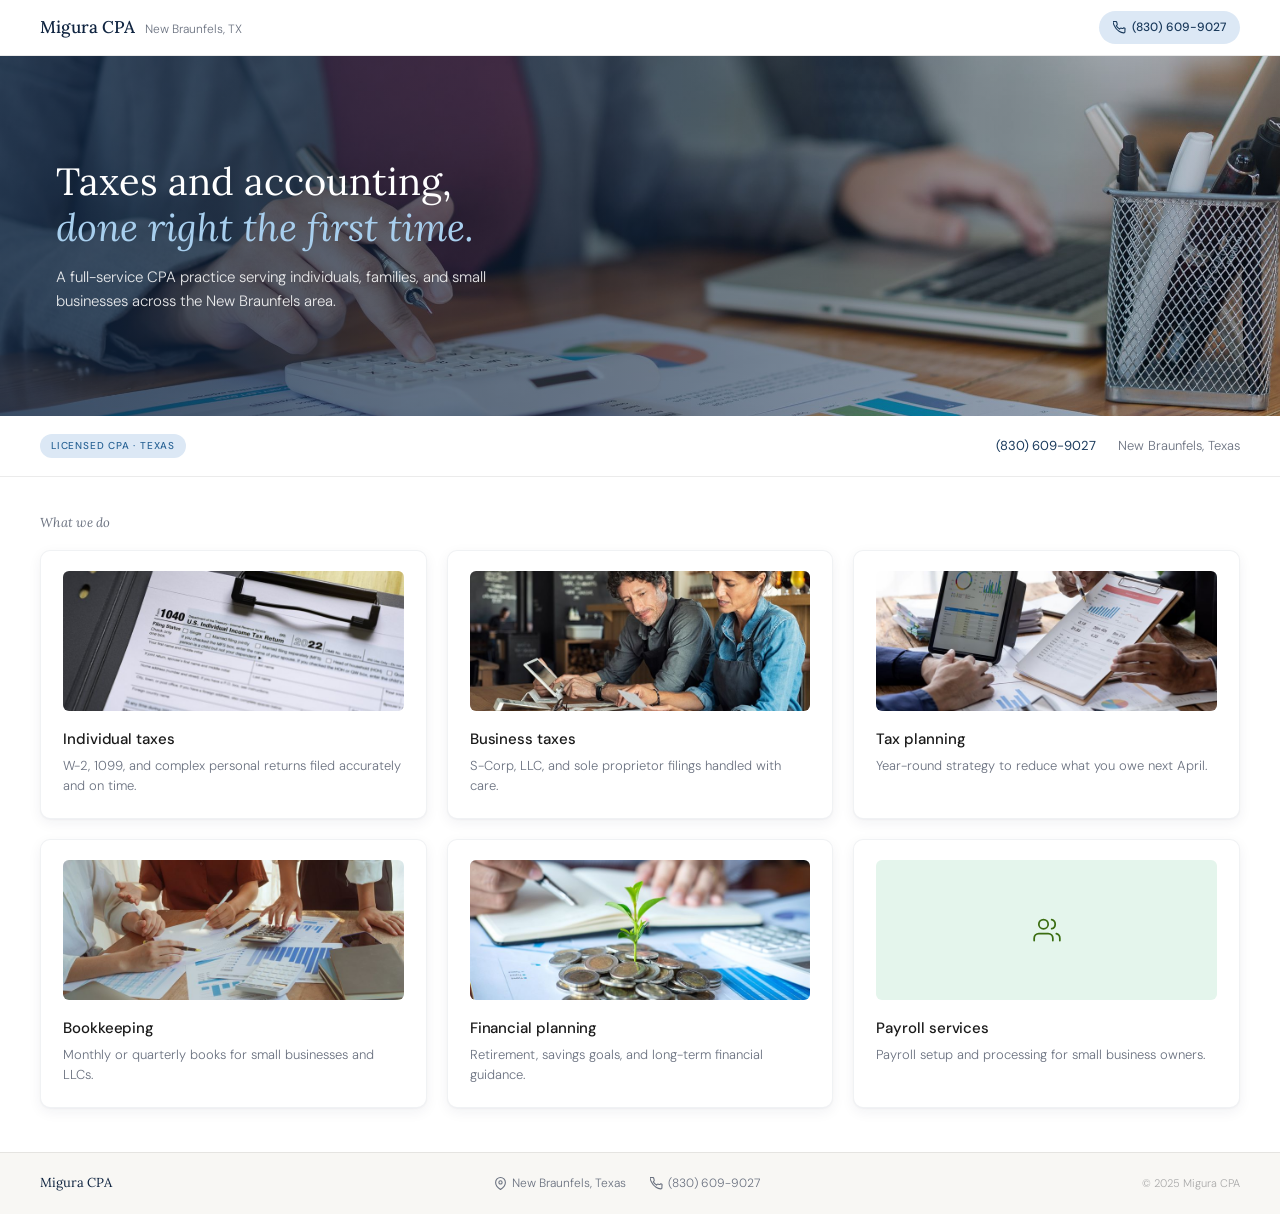
<file: index.html>
<!DOCTYPE html>
<html lang="en">
<head>
<meta charset="UTF-8">
<meta name="viewport" content="width=device-width, initial-scale=1.0">
<title>Migura CPA — New Braunfels, TX</title>
<meta name="description" content="Migura CPA — a full-service certified public accounting practice in New Braunfels, Texas. Individual and business taxes, bookkeeping, payroll, and financial planning.">
<link rel="preconnect" href="https://fonts.googleapis.com">
<link rel="preconnect" href="https://fonts.gstatic.com" crossorigin>
<link href="https://fonts.googleapis.com/css2?family=Lora:ital,wght@0,400;0,500;1,400&family=DM+Sans:wght@300;400;500&display=swap" rel="stylesheet">
<link rel="stylesheet" href="css/styles.css?v=3">
</head>
<body>

<nav>
  <div class="nav-brand">
    <strong>Migura CPA</strong>
    <span>New Braunfels, TX</span>
  </div>
  <a class="nav-cta" href="tel:8306099027">
    <svg viewBox="0 0 24 24" fill="none" stroke="currentColor" stroke-width="2" stroke-linecap="round" stroke-linejoin="round"><path d="M22 16.92v3a2 2 0 01-2.18 2 19.79 19.79 0 01-8.63-3.07A19.5 19.5 0 013.07 9.8a19.79 19.79 0 01-3.07-8.67A2 2 0 012 .84h3a2 2 0 012 1.72 12.84 12.84 0 00.7 2.81 2 2 0 01-.45 2.11L6.09 8.91a16 16 0 006 6l1.27-1.27a2 2 0 012.11-.45 12.84 12.84 0 002.81.7A2 2 0 0122 15.92z"/></svg>
    (830) 609-9027
  </a>
</nav>

<div class="hero">
  <img class="hero-img" src="images/hero.jpg" alt="Professional working with financial charts and a calculator">
  <div class="hero-overlay">
    <div class="hero-text">
      <h1>Taxes and accounting,<br><em>done right the first time.</em></h1>
      <p class="hero-sub">A full-service CPA practice serving individuals, families, and small businesses across the New Braunfels area.</p>
    </div>
  </div>
</div>

<div class="contact-band">
  <span class="cpa-badge">Licensed CPA · Texas</span>
  <div class="contact-links">
    <a href="tel:8306099027">(830) 609-9027</a>
    <span class="contact-location">New Braunfels, Texas</span>
  </div>
</div>

<div class="services-header">
  <h2>What we do</h2>
</div>

<div class="services-grid">

  <div class="service-card">
    <img
      class="service-img"
      src="images/services/individual-taxes.jpg"
      alt="IRS Form 1040 — U.S. Individual Income Tax Return"
      onerror="this.outerHTML='<div class=\'service-img-placeholder\'><svg xmlns=\'http://www.w3.org/2000/svg\' width=\'28\' height=\'28\' viewBox=\'0 0 24 24\' fill=\'none\' stroke=\'currentColor\' stroke-width=\'1.5\' stroke-linecap=\'round\' stroke-linejoin=\'round\'><path d=\'M14 2H6a2 2 0 00-2 2v16a2 2 0 002 2h12a2 2 0 002-2V8z\'/><polyline points=\'14 2 14 8 20 8\'/><line x1=\'16\' y1=\'13\' x2=\'8\' y2=\'13\'/><line x1=\'16\' y1=\'17\' x2=\'8\' y2=\'17\'/><polyline points=\'10 9 9 9 8 9\'/></svg></div>';"
    />
    <p class="service-title">Individual taxes</p>
    <p class="service-sub">W-2, 1099, and complex personal returns filed accurately and on time.</p>
  </div>

  <div class="service-card">
    <img
      class="service-img"
      src="images/services/biz-taxes.jpg"
      alt="Two small business owners reviewing receipts at their shop counter"
      onerror="this.outerHTML='<div class=\'service-img-placeholder\'><svg xmlns=\'http://www.w3.org/2000/svg\' width=\'28\' height=\'28\' viewBox=\'0 0 24 24\' fill=\'none\' stroke=\'currentColor\' stroke-width=\'1.5\' stroke-linecap=\'round\' stroke-linejoin=\'round\'><path d=\'M3 9l9-7 9 7v11a2 2 0 01-2 2H5a2 2 0 01-2-2z\'/><polyline points=\'9 22 9 12 15 12 15 22\'/></svg></div>';"
    />
    <p class="service-title">Business taxes</p>
    <p class="service-sub">S-Corp, LLC, and sole proprietor filings handled with care.</p>
  </div>

  <div class="service-card">
    <img
      class="service-img"
      src="images/services/tax-planning.jpg"
      alt="Tablet, clipboard, and calculator showing financial charts during a planning session"
      onerror="this.outerHTML='<div class=\'service-img-placeholder\'><svg xmlns=\'http://www.w3.org/2000/svg\' width=\'28\' height=\'28\' viewBox=\'0 0 24 24\' fill=\'none\' stroke=\'currentColor\' stroke-width=\'1.5\' stroke-linecap=\'round\' stroke-linejoin=\'round\'><rect x=\'3\' y=\'4\' width=\'18\' height=\'18\' rx=\'2\' ry=\'2\'/><line x1=\'16\' y1=\'2\' x2=\'16\' y2=\'6\'/><line x1=\'8\' y1=\'2\' x2=\'8\' y2=\'6\'/><line x1=\'3\' y1=\'10\' x2=\'21\' y2=\'10\'/></svg></div>';"
    />
    <p class="service-title">Tax planning</p>
    <p class="service-sub">Year-round strategy to reduce what you owe next April.</p>
  </div>

  <div class="service-card">
    <img
      class="service-img"
      src="images/services/bookkeeping.jpg"
      alt="Three colleagues reviewing financial papers and charts around a desk"
      onerror="this.outerHTML='<div class=\'service-img-placeholder\'><svg xmlns=\'http://www.w3.org/2000/svg\' width=\'28\' height=\'28\' viewBox=\'0 0 24 24\' fill=\'none\' stroke=\'currentColor\' stroke-width=\'1.5\' stroke-linecap=\'round\' stroke-linejoin=\'round\'><path d=\'M4 19.5A2.5 2.5 0 016.5 17H20\'/><path d=\'M6.5 2H20v20H6.5A2.5 2.5 0 014 19.5v-15A2.5 2.5 0 016.5 2z\'/></svg></div>';"
    />
    <p class="service-title">Bookkeeping</p>
    <p class="service-sub">Monthly or quarterly books for small businesses and LLCs.</p>
  </div>

  <div class="service-card">
    <img
      class="service-img"
      src="images/services/financial-planning.jpg"
      alt="A small plant growing from a stack of coins on top of financial reports"
      onerror="this.outerHTML='<div class=\'service-img-placeholder\'><svg xmlns=\'http://www.w3.org/2000/svg\' width=\'28\' height=\'28\' viewBox=\'0 0 24 24\' fill=\'none\' stroke=\'currentColor\' stroke-width=\'1.5\' stroke-linecap=\'round\' stroke-linejoin=\'round\'><line x1=\'18\' y1=\'20\' x2=\'18\' y2=\'10\'/><line x1=\'12\' y1=\'20\' x2=\'12\' y2=\'4\'/><line x1=\'6\' y1=\'20\' x2=\'6\' y2=\'14\'/></svg></div>';"
    />
    <p class="service-title">Financial planning</p>
    <p class="service-sub">Retirement, savings goals, and long-term financial guidance.</p>
  </div>

  <div class="service-card">
    <img
      class="service-img"
      src="https://images.unsplash.com/photo-1521791136064-7986c2920216?w=500&q=80&auto=format&fit=crop"
      alt="Payroll services"
      onerror="this.outerHTML='<div class=\'service-img-placeholder\'><svg xmlns=\'http://www.w3.org/2000/svg\' width=\'28\' height=\'28\' viewBox=\'0 0 24 24\' fill=\'none\' stroke=\'currentColor\' stroke-width=\'1.5\' stroke-linecap=\'round\' stroke-linejoin=\'round\'><path d=\'M17 21v-2a4 4 0 00-4-4H5a4 4 0 00-4 4v2\'/><circle cx=\'9\' cy=\'7\' r=\'4\'/><path d=\'M23 21v-2a4 4 0 00-3-3.87\'/><path d=\'M16 3.13a4 4 0 010 7.75\'/></svg></div>';"
    />
    <p class="service-title">Payroll services</p>
    <p class="service-sub">Payroll setup and processing for small business owners.</p>
  </div>

</div>

<footer>
  <span class="footer-brand">Migura CPA</span>
  <div class="footer-links">
    <a href="https://maps.google.com/?q=New+Braunfels,+TX" target="_blank" rel="noopener">
      <svg viewBox="0 0 24 24" fill="none" stroke="currentColor" stroke-width="2" stroke-linecap="round" stroke-linejoin="round"><path d="M21 10c0 7-9 13-9 13s-9-6-9-13a9 9 0 0118 0z"/><circle cx="12" cy="10" r="3"/></svg>
      New Braunfels, Texas
    </a>
    <a href="tel:8306099027">
      <svg viewBox="0 0 24 24" fill="none" stroke="currentColor" stroke-width="2" stroke-linecap="round" stroke-linejoin="round"><path d="M22 16.92v3a2 2 0 01-2.18 2 19.79 19.79 0 01-8.63-3.07A19.5 19.5 0 013.07 9.8a19.79 19.79 0 01-3.07-8.67A2 2 0 012 .84h3a2 2 0 012 1.72 12.84 12.84 0 00.7 2.81 2 2 0 01-.45 2.11L6.09 8.91a16 16 0 006 6l1.27-1.27a2 2 0 012.11-.45 12.84 12.84 0 002.81.7A2 2 0 0122 15.92z"/></svg>
      (830) 609-9027
    </a>
  </div>
  <span class="footer-copy">© 2025 Migura CPA</span>
</footer>

</body>
</html>
</file>
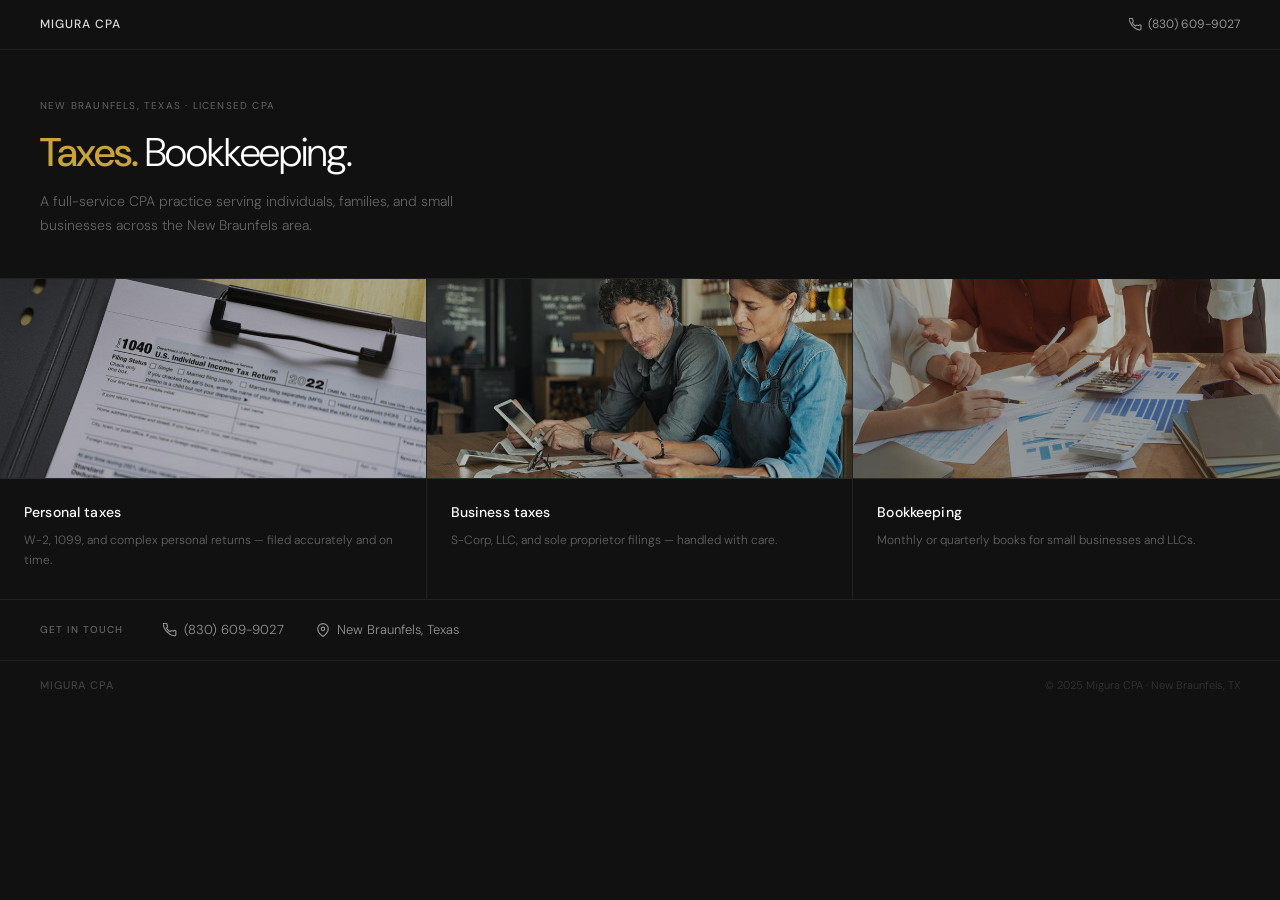
<file: dark/index.html>
<!DOCTYPE html>
<html lang="en">
<head>
<meta charset="UTF-8">
<meta name="viewport" content="width=device-width, initial-scale=1.0">
<title>Migura CPA — New Braunfels, TX</title>
<meta name="description" content="Migura CPA — personal and business taxes and bookkeeping in New Braunfels, Texas.">
<link rel="preconnect" href="https://fonts.googleapis.com">
<link rel="preconnect" href="https://fonts.gstatic.com" crossorigin>
<link href="https://fonts.googleapis.com/css2?family=DM+Sans:wght@300;400;500&display=swap" rel="stylesheet">
<link rel="stylesheet" href="css/styles.css">
</head>
<body>

<nav>
  <span class="nav-brand">Migura CPA</span>
  <span class="nav-right">
    <svg viewBox="0 0 24 24" fill="none" stroke="currentColor" stroke-width="2" stroke-linecap="round" stroke-linejoin="round"><path d="M22 16.92v3a2 2 0 01-2.18 2 19.79 19.79 0 01-8.63-3.07A19.5 19.5 0 013.07 9.8a19.79 19.79 0 01-3.07-8.67A2 2 0 012 .84h3a2 2 0 012 1.72 12.84 12.84 0 00.7 2.81 2 2 0 01-.45 2.11L6.09 8.91a16 16 0 006 6l1.27-1.27a2 2 0 012.11-.45 12.84 12.84 0 002.81.7A2 2 0 0122 15.92z"/></svg>
    (830) 609-9027
  </span>
</nav>

<div class="hero">
  <div class="hero-eyebrow">New Braunfels, Texas · Licensed CPA</div>
  <h1><strong>Taxes.</strong> Bookkeeping.</h1>
  <p class="hero-sub">A full-service CPA practice serving individuals, families, and small businesses across the New Braunfels area.</p>
</div>

<div class="panels">

  <div class="panel">
    <div class="panel-photo">
      <img
        src="images/services/individual-taxes.jpg"
        alt="IRS Form 1040 individual income tax return"
        onerror="this.outerHTML='<div class=\'panel-photo-ph\'><svg xmlns=\'http://www.w3.org/2000/svg\' width=\'48\' height=\'48\' viewBox=\'0 0 24 24\' fill=\'none\' stroke=\'currentColor\' stroke-width=\'1\' stroke-linecap=\'round\' stroke-linejoin=\'round\'><path d=\'M14 2H6a2 2 0 00-2 2v16a2 2 0 002 2h12a2 2 0 002-2V8z\'/><polyline points=\'14 2 14 8 20 8\'/></svg></div>';"
      />
    </div>
    <div class="panel-body">
      <p class="panel-title">Personal taxes</p>
      <p class="panel-sub">W-2, 1099, and complex personal returns — filed accurately and on time.</p>
    </div>
  </div>

  <div class="panel">
    <div class="panel-photo">
      <img
        src="images/services/biz-taxes.jpg"
        alt="Small business owners reviewing tax documents"
        onerror="this.outerHTML='<div class=\'panel-photo-ph\'><svg xmlns=\'http://www.w3.org/2000/svg\' width=\'48\' height=\'48\' viewBox=\'0 0 24 24\' fill=\'none\' stroke=\'currentColor\' stroke-width=\'1\' stroke-linecap=\'round\' stroke-linejoin=\'round\'><path d=\'M20 7h-4V4a2 2 0 00-2-2h-4a2 2 0 00-2 2v3H4a2 2 0 00-2 2v9a2 2 0 002 2h16a2 2 0 002-2V9a2 2 0 00-2-2z\'/></svg></div>';"
      />
    </div>
    <div class="panel-body">
      <p class="panel-title">Business taxes</p>
      <p class="panel-sub">S-Corp, LLC, and sole proprietor filings — handled with care.</p>
    </div>
  </div>

  <div class="panel">
    <div class="panel-photo">
      <img
        src="images/services/bookkeeping.jpg"
        alt="Reviewing financial reports with calculators"
        onerror="this.outerHTML='<div class=\'panel-photo-ph\'><svg xmlns=\'http://www.w3.org/2000/svg\' width=\'48\' height=\'48\' viewBox=\'0 0 24 24\' fill=\'none\' stroke=\'currentColor\' stroke-width=\'1\' stroke-linecap=\'round\' stroke-linejoin=\'round\'><path d=\'M4 19.5A2.5 2.5 0 016.5 17H20\'/><path d=\'M6.5 2H20v20H6.5A2.5 2.5 0 014 19.5v-15A2.5 2.5 0 016.5 2z\'/></svg></div>';"
      />
    </div>
    <div class="panel-body">
      <p class="panel-title">Bookkeeping</p>
      <p class="panel-sub">Monthly or quarterly books for small businesses and LLCs.</p>
    </div>
  </div>

</div>

<div class="contact-bar">
  <span class="contact-bar-label">Get in touch</span>
  <span class="contact-item">
    <svg viewBox="0 0 24 24" fill="none" stroke="currentColor" stroke-width="2" stroke-linecap="round" stroke-linejoin="round"><path d="M22 16.92v3a2 2 0 01-2.18 2 19.79 19.79 0 01-8.63-3.07A19.5 19.5 0 013.07 9.8a19.79 19.79 0 01-3.07-8.67A2 2 0 012 .84h3a2 2 0 012 1.72 12.84 12.84 0 00.7 2.81 2 2 0 01-.45 2.11L6.09 8.91a16 16 0 006 6l1.27-1.27a2 2 0 012.11-.45 12.84 12.84 0 002.81.7A2 2 0 0122 15.92z"/></svg>
    (830) 609-9027
  </span>
  <span class="contact-item">
    <svg viewBox="0 0 24 24" fill="none" stroke="currentColor" stroke-width="2" stroke-linecap="round" stroke-linejoin="round"><path d="M21 10c0 7-9 13-9 13s-9-6-9-13a9 9 0 0118 0z"/><circle cx="12" cy="10" r="3"/></svg>
    New Braunfels, Texas
  </span>
</div>

<footer>
  <span class="footer-brand">Migura CPA</span>
  <span class="footer-copy">© 2025 Migura CPA · New Braunfels, TX</span>
</footer>

</body>
</html>
</file>
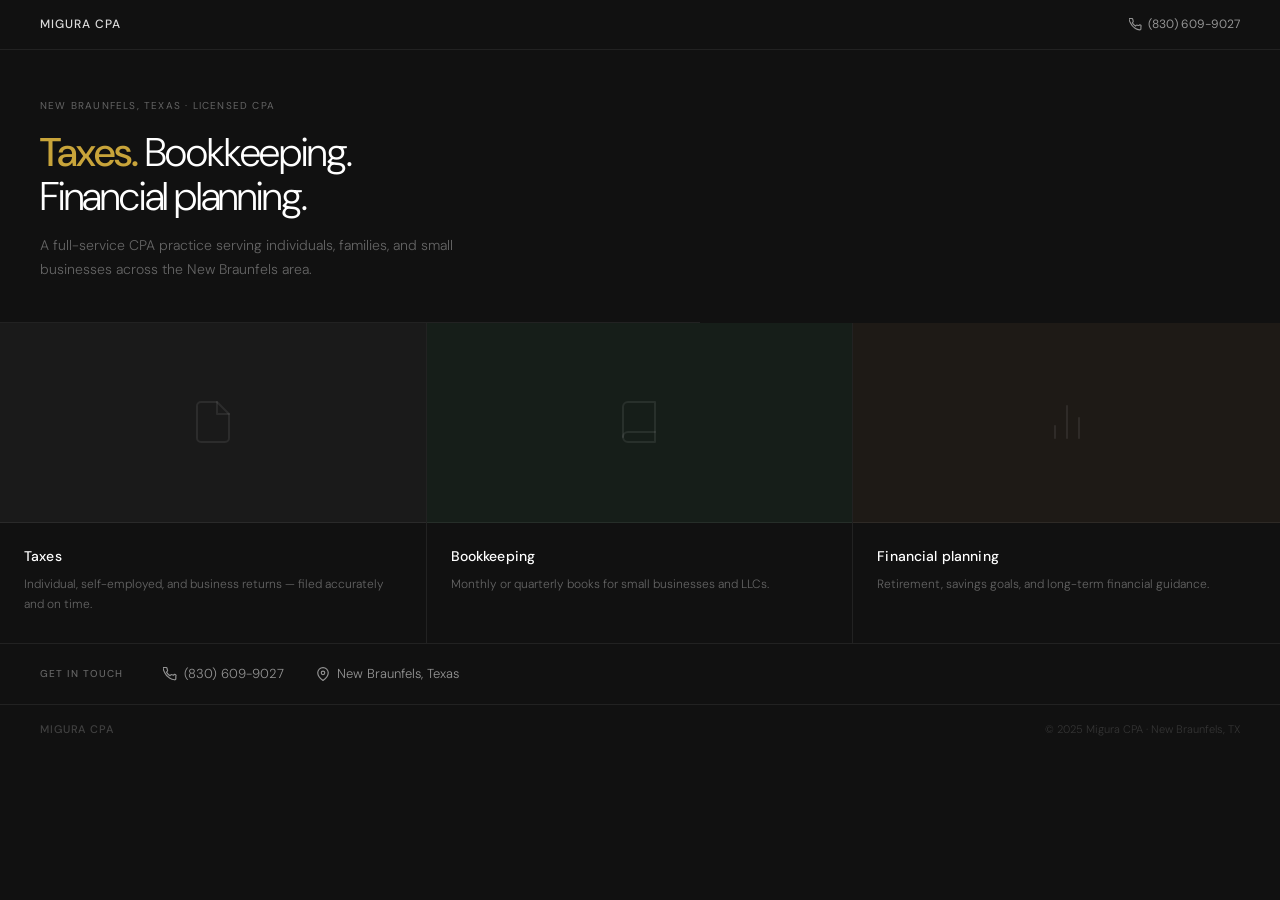
<file: kick-off-doc/migura-cpa-dark.html>
<!DOCTYPE html>
<html lang="en">
<head>
<meta charset="UTF-8">
<meta name="viewport" content="width=device-width, initial-scale=1.0">
<title>Migura CPA — New Braunfels, TX</title>
<link rel="preconnect" href="https://fonts.googleapis.com">
<link rel="preconnect" href="https://fonts.gstatic.com" crossorigin>
<link href="https://fonts.googleapis.com/css2?family=DM+Sans:wght@300;400;500&display=swap" rel="stylesheet">
<style>
  *, *::before, *::after { box-sizing: border-box; margin: 0; padding: 0; }

  :root {
    --bg: #111111;
    --bg-card: #1a1a1a;
    --bg-card-2: #161e19;
    --bg-card-3: #1e1a16;
    --border: rgba(255,255,255,0.07);
    --text: #ffffff;
    --text-muted: rgba(255,255,255,0.35);
    --text-mid: rgba(255,255,255,0.55);
    --gold: #c8a43a;
    --sans: 'DM Sans', system-ui, sans-serif;
  }

  html { scroll-behavior: smooth; }

  body {
    font-family: var(--sans);
    background: var(--bg);
    color: var(--text);
    font-size: 15px;
    line-height: 1.6;
    -webkit-font-smoothing: antialiased;
  }

  /* ── NAV ── */
  nav {
    position: sticky;
    top: 0;
    z-index: 100;
    background: var(--bg);
    border-bottom: 1px solid var(--border);
    display: flex;
    align-items: center;
    justify-content: space-between;
    padding: 0 40px;
    height: 50px;
  }

  .nav-brand {
    font-size: 12px;
    font-weight: 500;
    letter-spacing: 0.08em;
    text-transform: uppercase;
    color: rgba(255,255,255,0.85);
  }

  .nav-right {
    display: flex;
    align-items: center;
    gap: 6px;
    font-size: 12px;
    color: var(--text-mid);
    text-decoration: none;
    transition: color 0.15s;
  }

  .nav-right:hover { color: var(--text); }
  .nav-right svg { width: 13px; height: 13px; }

  /* ── HERO ── */
  .hero {
    padding: 48px 40px 40px;
    border-bottom: 1px solid var(--border);
    max-width: 700px;
  }

  .hero-eyebrow {
    font-size: 10px;
    font-weight: 400;
    letter-spacing: 0.12em;
    text-transform: uppercase;
    color: var(--text-muted);
    margin-bottom: 16px;
  }

  .hero h1 {
    font-size: 40px;
    font-weight: 300;
    color: var(--text);
    line-height: 1.1;
    letter-spacing: -0.03em;
    margin-bottom: 8px;
  }

  .hero h1 strong {
    font-weight: 500;
    color: var(--gold);
  }

  .hero-sub {
    font-size: 14px;
    color: var(--text-muted);
    max-width: 420px;
    line-height: 1.7;
    font-weight: 300;
    margin-top: 16px;
  }

  /* ── PANELS ── */
  .panels {
    display: grid;
    grid-template-columns: repeat(3, 1fr);
  }

  .panel {
    border-right: 1px solid var(--border);
    display: flex;
    flex-direction: column;
  }

  .panel:last-child { border-right: none; }

  .panel-photo {
    height: 200px;
    overflow: hidden;
    position: relative;
    background: var(--bg-card);
    border-bottom: 1px solid var(--border);
  }

  .panel:nth-child(2) .panel-photo { background: var(--bg-card-2); }
  .panel:nth-child(3) .panel-photo { background: var(--bg-card-3); }

  .panel-photo img {
    width: 100%;
    height: 100%;
    object-fit: cover;
    display: block;
    opacity: 0.7;
    transition: opacity 0.3s ease, transform 0.6s ease;
  }

  .panel:hover .panel-photo img {
    opacity: 0.85;
    transform: scale(1.04);
  }

  .panel-photo-ph {
    width: 100%;
    height: 100%;
    display: flex;
    align-items: center;
    justify-content: center;
    color: rgba(255,255,255,0.08);
    font-size: 48px;
  }

  .panel-body {
    padding: 22px 24px 28px;
    flex: 1;
  }

  .panel-title {
    font-size: 14px;
    font-weight: 500;
    color: var(--text);
    margin-bottom: 8px;
    letter-spacing: 0.01em;
  }

  .panel-sub {
    font-size: 12px;
    color: var(--text-muted);
    line-height: 1.65;
    font-weight: 300;
  }

  /* ── CONTACT BAR ── */
  .contact-bar {
    border-top: 1px solid var(--border);
    border-bottom: 1px solid var(--border);
    padding: 20px 40px;
    display: flex;
    align-items: center;
    gap: 32px;
    flex-wrap: wrap;
  }

  .contact-bar-label {
    font-size: 10px;
    font-weight: 500;
    letter-spacing: 0.1em;
    text-transform: uppercase;
    color: var(--text-muted);
    margin-right: 8px;
  }

  .contact-item {
    display: flex;
    align-items: center;
    gap: 7px;
    font-size: 13px;
    color: var(--text-mid);
    text-decoration: none;
    font-weight: 300;
    transition: color 0.15s;
  }

  .contact-item:hover { color: var(--text); }
  .contact-item svg { width: 14px; height: 14px; flex-shrink: 0; }

  /* ── FOOTER ── */
  footer {
    padding: 16px 40px;
    display: flex;
    align-items: center;
    justify-content: space-between;
    flex-wrap: wrap;
    gap: 10px;
  }

  .footer-brand {
    font-size: 11px;
    font-weight: 500;
    letter-spacing: 0.08em;
    text-transform: uppercase;
    color: rgba(255,255,255,0.2);
  }

  .footer-copy {
    font-size: 11px;
    color: rgba(255,255,255,0.15);
    font-weight: 300;
  }

  /* ── RESPONSIVE ── */
  @media (max-width: 640px) {
    nav { padding: 0 20px; }
    .hero { padding: 32px 20px 28px; }
    .hero h1 { font-size: 28px; }
    .panels { grid-template-columns: 1fr; }
    .panel { border-right: none; border-bottom: 1px solid var(--border); }
    .panel:last-child { border-bottom: none; }
    .panel-photo { height: 160px; }
    .contact-bar { padding: 16px 20px; gap: 16px; }
    footer { padding: 14px 20px; }
  }

  /* ── ANIMATIONS ── */
  @keyframes fadeUp {
    from { opacity: 0; transform: translateY(16px); }
    to   { opacity: 1; transform: translateY(0); }
  }

  nav          { animation: fadeUp 0.4s ease both; }
  .hero        { animation: fadeUp 0.45s 0.05s ease both; }
  .panels      { animation: fadeUp 0.45s 0.15s ease both; }
  .contact-bar { animation: fadeUp 0.4s 0.25s ease both; }
  footer       { animation: fadeUp 0.4s 0.3s ease both; }
</style>
</head>
<body>

<nav>
  <span class="nav-brand">Migura CPA</span>
  <a class="nav-right" href="tel:8306099027">
    <svg viewBox="0 0 24 24" fill="none" stroke="currentColor" stroke-width="2" stroke-linecap="round" stroke-linejoin="round"><path d="M22 16.92v3a2 2 0 01-2.18 2 19.79 19.79 0 01-8.63-3.07A19.5 19.5 0 013.07 9.8a19.79 19.79 0 01-3.07-8.67A2 2 0 012 .84h3a2 2 0 012 1.72 12.84 12.84 0 00.7 2.81 2 2 0 01-.45 2.11L6.09 8.91a16 16 0 006 6l1.27-1.27a2 2 0 012.11-.45 12.84 12.84 0 002.81.7A2 2 0 0122 15.92z"/></svg>
    (830) 609-9027
  </a>
</nav>

<div class="hero">
  <div class="hero-eyebrow">New Braunfels, Texas · Licensed CPA</div>
  <h1><strong>Taxes.</strong> Bookkeeping.<br>Financial planning.</h1>
  <p class="hero-sub">A full-service CPA practice serving individuals, families, and small businesses across the New Braunfels area.</p>
</div>

<div class="panels">

  <div class="panel">
    <div class="panel-photo">
      <img
        src="https://images.unsplash.com/photo-1450101499163-c8848c66ca85?w=600&q=80&auto=format&fit=crop"
        alt="Tax preparation"
        onerror="this.outerHTML='<div class=\'panel-photo-ph\'><svg xmlns=\'http://www.w3.org/2000/svg\' width=\'48\' height=\'48\' viewBox=\'0 0 24 24\' fill=\'none\' stroke=\'currentColor\' stroke-width=\'1\' stroke-linecap=\'round\' stroke-linejoin=\'round\'><path d=\'M14 2H6a2 2 0 00-2 2v16a2 2 0 002 2h12a2 2 0 002-2V8z\'/><polyline points=\'14 2 14 8 20 8\'/></svg></div>';"
      />
    </div>
    <div class="panel-body">
      <p class="panel-title">Taxes</p>
      <p class="panel-sub">Individual, self-employed, and business returns — filed accurately and on time.</p>
    </div>
  </div>

  <div class="panel">
    <div class="panel-photo">
      <img
        src="https://images.unsplash.com/photo-1554224154-26032ffc0d07?w=600&q=80&auto=format&fit=crop"
        alt="Bookkeeping"
        onerror="this.outerHTML='<div class=\'panel-photo-ph\'><svg xmlns=\'http://www.w3.org/2000/svg\' width=\'48\' height=\'48\' viewBox=\'0 0 24 24\' fill=\'none\' stroke=\'currentColor\' stroke-width=\'1\' stroke-linecap=\'round\' stroke-linejoin=\'round\'><path d=\'M4 19.5A2.5 2.5 0 016.5 17H20\'/><path d=\'M6.5 2H20v20H6.5A2.5 2.5 0 014 19.5v-15A2.5 2.5 0 016.5 2z\'/></svg></div>';"
      />
    </div>
    <div class="panel-body">
      <p class="panel-title">Bookkeeping</p>
      <p class="panel-sub">Monthly or quarterly books for small businesses and LLCs.</p>
    </div>
  </div>

  <div class="panel">
    <div class="panel-photo">
      <img
        src="https://images.unsplash.com/photo-1579621970563-ebec7560ff3e?w=600&q=80&auto=format&fit=crop"
        alt="Financial planning"
        onerror="this.outerHTML='<div class=\'panel-photo-ph\'><svg xmlns=\'http://www.w3.org/2000/svg\' width=\'48\' height=\'48\' viewBox=\'0 0 24 24\' fill=\'none\' stroke=\'currentColor\' stroke-width=\'1\' stroke-linecap=\'round\' stroke-linejoin=\'round\'><line x1=\'18\' y1=\'20\' x2=\'18\' y2=\'10\'/><line x1=\'12\' y1=\'20\' x2=\'12\' y2=\'4\'/><line x1=\'6\' y1=\'20\' x2=\'6\' y2=\'14\'/></svg></div>';"
      />
    </div>
    <div class="panel-body">
      <p class="panel-title">Financial planning</p>
      <p class="panel-sub">Retirement, savings goals, and long-term financial guidance.</p>
    </div>
  </div>

</div>

<div class="contact-bar">
  <span class="contact-bar-label">Get in touch</span>
  <a class="contact-item" href="tel:8306099027">
    <svg viewBox="0 0 24 24" fill="none" stroke="currentColor" stroke-width="2" stroke-linecap="round" stroke-linejoin="round"><path d="M22 16.92v3a2 2 0 01-2.18 2 19.79 19.79 0 01-8.63-3.07A19.5 19.5 0 013.07 9.8a19.79 19.79 0 01-3.07-8.67A2 2 0 012 .84h3a2 2 0 012 1.72 12.84 12.84 0 00.7 2.81 2 2 0 01-.45 2.11L6.09 8.91a16 16 0 006 6l1.27-1.27a2 2 0 012.11-.45 12.84 12.84 0 002.81.7A2 2 0 0122 15.92z"/></svg>
    (830) 609-9027
  </a>
  <a class="contact-item" href="https://maps.google.com/?q=New+Braunfels,+TX" target="_blank" rel="noopener">
    <svg viewBox="0 0 24 24" fill="none" stroke="currentColor" stroke-width="2" stroke-linecap="round" stroke-linejoin="round"><path d="M21 10c0 7-9 13-9 13s-9-6-9-13a9 9 0 0118 0z"/><circle cx="12" cy="10" r="3"/></svg>
    New Braunfels, Texas
  </a>
</div>

<footer>
  <span class="footer-brand">Migura CPA</span>
  <span class="footer-copy">© 2025 Migura CPA · New Braunfels, TX</span>
</footer>

</body>
</html>
</file>
<file: css/styles.css>
*, *::before, *::after { box-sizing: border-box; margin: 0; padding: 0; }

:root {
  --navy: #0f2440;
  --navy-mid: #1a3a5c;
  --navy-light: #dce8f5;
  --accent: #2a6496;
  --text: #1a1a1a;
  --text-muted: #6b7280;
  --border: rgba(0,0,0,0.08);
  --bg: #ffffff;
  --bg-soft: #f8f7f4;
  --serif: 'Lora', Georgia, serif;
  --sans: 'DM Sans', system-ui, sans-serif;
}

html { scroll-behavior: smooth; }

body {
  font-family: var(--sans);
  color: var(--text);
  background: var(--bg);
  font-size: 15px;
  line-height: 1.6;
  -webkit-font-smoothing: antialiased;
}

/* ── NAV ── */
nav {
  position: sticky;
  top: 0;
  z-index: 100;
  background: var(--bg);
  border-bottom: 1px solid var(--border);
  display: flex;
  align-items: center;
  justify-content: space-between;
  padding: 0 40px;
  height: 56px;
}

.nav-brand {
  display: flex;
  align-items: baseline;
  gap: 10px;
}

.nav-brand strong {
  font-family: var(--serif);
  font-size: 17px;
  font-weight: 500;
  color: var(--navy);
  letter-spacing: 0.01em;
}

.nav-brand span {
  font-size: 12px;
  color: var(--text-muted);
  font-weight: 300;
}

.nav-cta {
  display: flex;
  align-items: center;
  gap: 6px;
  background: var(--navy-light);
  color: var(--navy-mid);
  font-size: 12px;
  font-weight: 500;
  padding: 7px 14px;
  border-radius: 100px;
  text-decoration: none;
  transition: background 0.15s;
}

.nav-cta:hover { background: #c8ddf0; }

.nav-cta svg { width: 13px; height: 13px; }

/* ── HERO ── */
.hero {
  position: relative;
  height: 360px;
  overflow: hidden;
}

.hero-img {
  width: 100%;
  height: 100%;
  object-fit: cover;
  display: block;
}

.hero-overlay {
  position: absolute;
  inset: 0;
  background: linear-gradient(
    to right,
    rgba(15, 36, 64, 0.78) 0%,
    rgba(15, 36, 64, 0.50) 55%,
    rgba(15, 36, 64, 0.20) 100%
  );
  display: flex;
  align-items: center;
  padding: 0 56px;
}

.hero-text {
  max-width: 560px;
  color: #fff;
}

.hero-text h1 {
  font-family: var(--serif);
  font-size: 38px;
  font-weight: 400;
  line-height: 1.2;
  color: #fff;
  margin-bottom: 14px;
}

.hero-text h1 em {
  font-style: italic;
  color: #a8cfee;
}

.hero-sub {
  font-size: 15px;
  color: rgba(255, 255, 255, 0.88);
  font-weight: 300;
  max-width: 460px;
  line-height: 1.6;
}

/* ── CONTACT BAND ── */
.contact-band {
  display: flex;
  align-items: center;
  justify-content: space-between;
  flex-wrap: wrap;
  gap: 14px;
  padding: 18px 40px;
  border-bottom: 1px solid var(--border);
}

.cpa-badge {
  display: inline-block;
  font-size: 10px;
  font-weight: 500;
  letter-spacing: 0.08em;
  text-transform: uppercase;
  color: var(--accent);
  background: var(--navy-light);
  padding: 4px 11px;
  border-radius: 100px;
}

.contact-links {
  display: flex;
  align-items: center;
  gap: 22px;
  flex-wrap: wrap;
  font-size: 13px;
  font-weight: 300;
  color: var(--text-muted);
}

.contact-links a {
  color: var(--navy-mid);
  text-decoration: none;
  font-weight: 400;
}

.contact-links a:hover { text-decoration: underline; }

/* ── SERVICES ── */
.services-header {
  padding: 36px 40px 16px;
}

.services-header h2 {
  font-family: var(--serif);
  font-size: 13px;
  font-weight: 400;
  color: var(--text-muted);
  font-style: italic;
  letter-spacing: 0.02em;
}

.services-grid {
  display: grid;
  grid-template-columns: repeat(3, 1fr);
  gap: 20px;
  padding: 0 40px 44px;
}

.service-card {
  background: var(--bg);
  border: 1px solid rgba(15, 36, 64, 0.06);
  border-radius: 10px;
  padding: 20px 22px 22px;
  box-shadow:
    0 1px 2px rgba(15, 36, 64, 0.04),
    0 4px 14px rgba(15, 36, 64, 0.06);
  transition: transform 0.2s ease, box-shadow 0.2s ease;
}

.service-card:hover {
  transform: translateY(-3px);
  box-shadow:
    0 4px 8px rgba(15, 36, 64, 0.06),
    0 14px 28px rgba(15, 36, 64, 0.12);
}

.service-img {
  width: 100%;
  height: 140px;
  object-fit: cover;
  border-radius: 6px;
  display: block;
  margin-bottom: 16px;
  background: var(--bg-soft);
}

.service-img-placeholder {
  width: 100%;
  height: 140px;
  border-radius: 6px;
  margin-bottom: 16px;
  display: flex;
  align-items: center;
  justify-content: center;
  font-size: 28px;
}

.service-card:nth-child(1) .service-img-placeholder { background: #dce8f5; color: #1a3a5c; }
.service-card:nth-child(2) .service-img-placeholder { background: #ddf0e8; color: #0f6e56; }
.service-card:nth-child(3) .service-img-placeholder { background: #ece8f8; color: #534AB7; }
.service-card:nth-child(4) .service-img-placeholder { background: #faeeda; color: #854F0B; }
.service-card:nth-child(5) .service-img-placeholder { background: #fce8e8; color: #A32D2D; }
.service-card:nth-child(6) .service-img-placeholder { background: #e4f5ec; color: #3B6D11; }

.service-title {
  font-size: 15px;
  font-weight: 500;
  color: var(--text);
  margin-bottom: 5px;
  letter-spacing: -0.005em;
}

.service-sub {
  font-size: 13px;
  color: var(--text-muted);
  font-weight: 300;
  line-height: 1.55;
}

/* ── FOOTER ── */
footer {
  background: var(--bg-soft);
  border-top: 1px solid var(--border);
  padding: 20px 40px;
  display: flex;
  align-items: center;
  justify-content: space-between;
  flex-wrap: wrap;
  gap: 12px;
}

.footer-brand {
  font-family: var(--serif);
  font-size: 13px;
  color: var(--navy);
  font-weight: 400;
}

.footer-links {
  display: flex;
  gap: 24px;
  flex-wrap: wrap;
}

.footer-links a {
  font-size: 12px;
  color: var(--text-muted);
  text-decoration: none;
  display: flex;
  align-items: center;
  gap: 5px;
  font-weight: 300;
  transition: color 0.15s;
}

.footer-links a:hover { color: var(--navy-mid); }

.footer-links svg { width: 13px; height: 13px; flex-shrink: 0; }

.footer-copy {
  font-size: 11px;
  color: #aaa;
  font-weight: 300;
}

/* ── RESPONSIVE ── */
@media (max-width: 640px) {
  nav { padding: 0 20px; }
  .hero { height: 280px; }
  .hero-overlay {
    padding: 0 24px;
    background: linear-gradient(
      to bottom,
      rgba(15, 36, 64, 0.55) 0%,
      rgba(15, 36, 64, 0.72) 100%
    );
  }
  .hero-text h1 { font-size: 26px; }
  .hero-sub { font-size: 13px; }
  .contact-band {
    flex-direction: column;
    align-items: flex-start;
    padding: 16px 20px;
  }
  .contact-links { gap: 14px; }
  .services-header { padding: 28px 20px 12px; }
  .services-grid {
    grid-template-columns: 1fr;
    padding: 0 20px 32px;
    gap: 14px;
  }
  footer { padding: 20px 20px; }
}

/* ── ANIMATIONS ── */
@keyframes fadeUp {
  from { opacity: 0; transform: translateY(16px); }
  to   { opacity: 1; transform: translateY(0); }
}

nav { animation: fadeUp 0.4s ease both; }
.hero { animation: fadeUp 0.5s 0.1s ease both; }
.contact-band { animation: fadeUp 0.5s 0.2s ease both; }
.services-header { animation: fadeUp 0.5s 0.3s ease both; }
.services-grid { animation: fadeUp 0.5s 0.35s ease both; }
footer { animation: fadeUp 0.5s 0.4s ease both; }
</file>
<file: dark/css/styles.css>
*, *::before, *::after { box-sizing: border-box; margin: 0; padding: 0; }

:root {
  --bg: #111111;
  --bg-card: #1a1a1a;
  --bg-card-2: #161e19;
  --bg-card-3: #1e1a16;
  --border: rgba(255,255,255,0.07);
  --text: #ffffff;
  --text-muted: rgba(255,255,255,0.35);
  --text-mid: rgba(255,255,255,0.55);
  --gold: #c8a43a;
  --sans: 'DM Sans', system-ui, sans-serif;
}

html { scroll-behavior: smooth; }

body {
  font-family: var(--sans);
  background: var(--bg);
  color: var(--text);
  font-size: 15px;
  line-height: 1.6;
  -webkit-font-smoothing: antialiased;
}

/* ── NAV ── */
nav {
  position: sticky;
  top: 0;
  z-index: 100;
  background: var(--bg);
  border-bottom: 1px solid var(--border);
  display: flex;
  align-items: center;
  justify-content: space-between;
  padding: 0 40px;
  height: 50px;
}

.nav-brand {
  font-size: 12px;
  font-weight: 500;
  letter-spacing: 0.08em;
  text-transform: uppercase;
  color: rgba(255,255,255,0.85);
}

.nav-right {
  display: flex;
  align-items: center;
  gap: 6px;
  font-size: 12px;
  color: var(--text-mid);
  text-decoration: none;
  transition: color 0.15s;
}

.nav-right:hover { color: var(--text); }
.nav-right svg { width: 13px; height: 13px; }

/* ── HERO ── */
.hero {
  padding: 48px 40px 40px;
  border-bottom: 1px solid var(--border);
  max-width: 700px;
}

.hero-eyebrow {
  font-size: 10px;
  font-weight: 400;
  letter-spacing: 0.12em;
  text-transform: uppercase;
  color: var(--text-muted);
  margin-bottom: 16px;
}

.hero h1 {
  font-size: 40px;
  font-weight: 300;
  color: var(--text);
  line-height: 1.1;
  letter-spacing: -0.03em;
  margin-bottom: 8px;
}

.hero h1 strong {
  font-weight: 500;
  color: var(--gold);
}

.hero-sub {
  font-size: 14px;
  color: var(--text-muted);
  max-width: 420px;
  line-height: 1.7;
  font-weight: 300;
  margin-top: 16px;
}

/* ── PANELS ── */
.panels {
  display: grid;
  grid-template-columns: repeat(3, 1fr);
}

.panel {
  border-right: 1px solid var(--border);
  display: flex;
  flex-direction: column;
}

.panel:last-child { border-right: none; }

.panel-photo {
  height: 200px;
  overflow: hidden;
  position: relative;
  background: var(--bg-card);
  border-bottom: 1px solid var(--border);
}

.panel:nth-child(2) .panel-photo { background: var(--bg-card-2); }
.panel:nth-child(3) .panel-photo { background: var(--bg-card-3); }

.panel-photo img {
  width: 100%;
  height: 100%;
  object-fit: cover;
  display: block;
  opacity: 0.7;
  transition: opacity 0.3s ease, transform 0.6s ease;
}

.panel:hover .panel-photo img {
  opacity: 0.85;
  transform: scale(1.04);
}

.panel-photo-ph {
  width: 100%;
  height: 100%;
  display: flex;
  align-items: center;
  justify-content: center;
  color: rgba(255,255,255,0.08);
  font-size: 48px;
}

.panel-body {
  padding: 22px 24px 28px;
  flex: 1;
}

.panel-title {
  font-size: 14px;
  font-weight: 500;
  color: var(--text);
  margin-bottom: 8px;
  letter-spacing: 0.01em;
}

.panel-sub {
  font-size: 12px;
  color: var(--text-muted);
  line-height: 1.65;
  font-weight: 300;
}

/* ── CONTACT BAR ── */
.contact-bar {
  border-top: 1px solid var(--border);
  border-bottom: 1px solid var(--border);
  padding: 20px 40px;
  display: flex;
  align-items: center;
  gap: 32px;
  flex-wrap: wrap;
}

.contact-bar-label {
  font-size: 10px;
  font-weight: 500;
  letter-spacing: 0.1em;
  text-transform: uppercase;
  color: var(--text-muted);
  margin-right: 8px;
}

.contact-item {
  display: flex;
  align-items: center;
  gap: 7px;
  font-size: 13px;
  color: var(--text-mid);
  text-decoration: none;
  font-weight: 300;
  transition: color 0.15s;
}

.contact-item:hover { color: var(--text); }
.contact-item svg { width: 14px; height: 14px; flex-shrink: 0; }

/* ── FOOTER ── */
footer {
  padding: 16px 40px;
  display: flex;
  align-items: center;
  justify-content: space-between;
  flex-wrap: wrap;
  gap: 10px;
}

.footer-brand {
  font-size: 11px;
  font-weight: 500;
  letter-spacing: 0.08em;
  text-transform: uppercase;
  color: rgba(255,255,255,0.2);
}

.footer-copy {
  font-size: 11px;
  color: rgba(255,255,255,0.15);
  font-weight: 300;
}

/* ── RESPONSIVE ── */
@media (max-width: 640px) {
  nav { padding: 0 20px; }
  .hero { padding: 32px 20px 28px; }
  .hero h1 { font-size: 28px; }
  .panels { grid-template-columns: 1fr; }
  .panel { border-right: none; border-bottom: 1px solid var(--border); }
  .panel:last-child { border-bottom: none; }
  .panel-photo { height: 160px; }
  .contact-bar { padding: 16px 20px; gap: 16px; }
  footer { padding: 14px 20px; }
}

/* ── ANIMATIONS ── */
@keyframes fadeUp {
  from { opacity: 0; transform: translateY(16px); }
  to   { opacity: 1; transform: translateY(0); }
}

nav          { animation: fadeUp 0.4s ease both; }
.hero        { animation: fadeUp 0.45s 0.05s ease both; }
.panels      { animation: fadeUp 0.45s 0.15s ease both; }
.contact-bar { animation: fadeUp 0.4s 0.25s ease both; }
footer       { animation: fadeUp 0.4s 0.3s ease both; }
</file>
